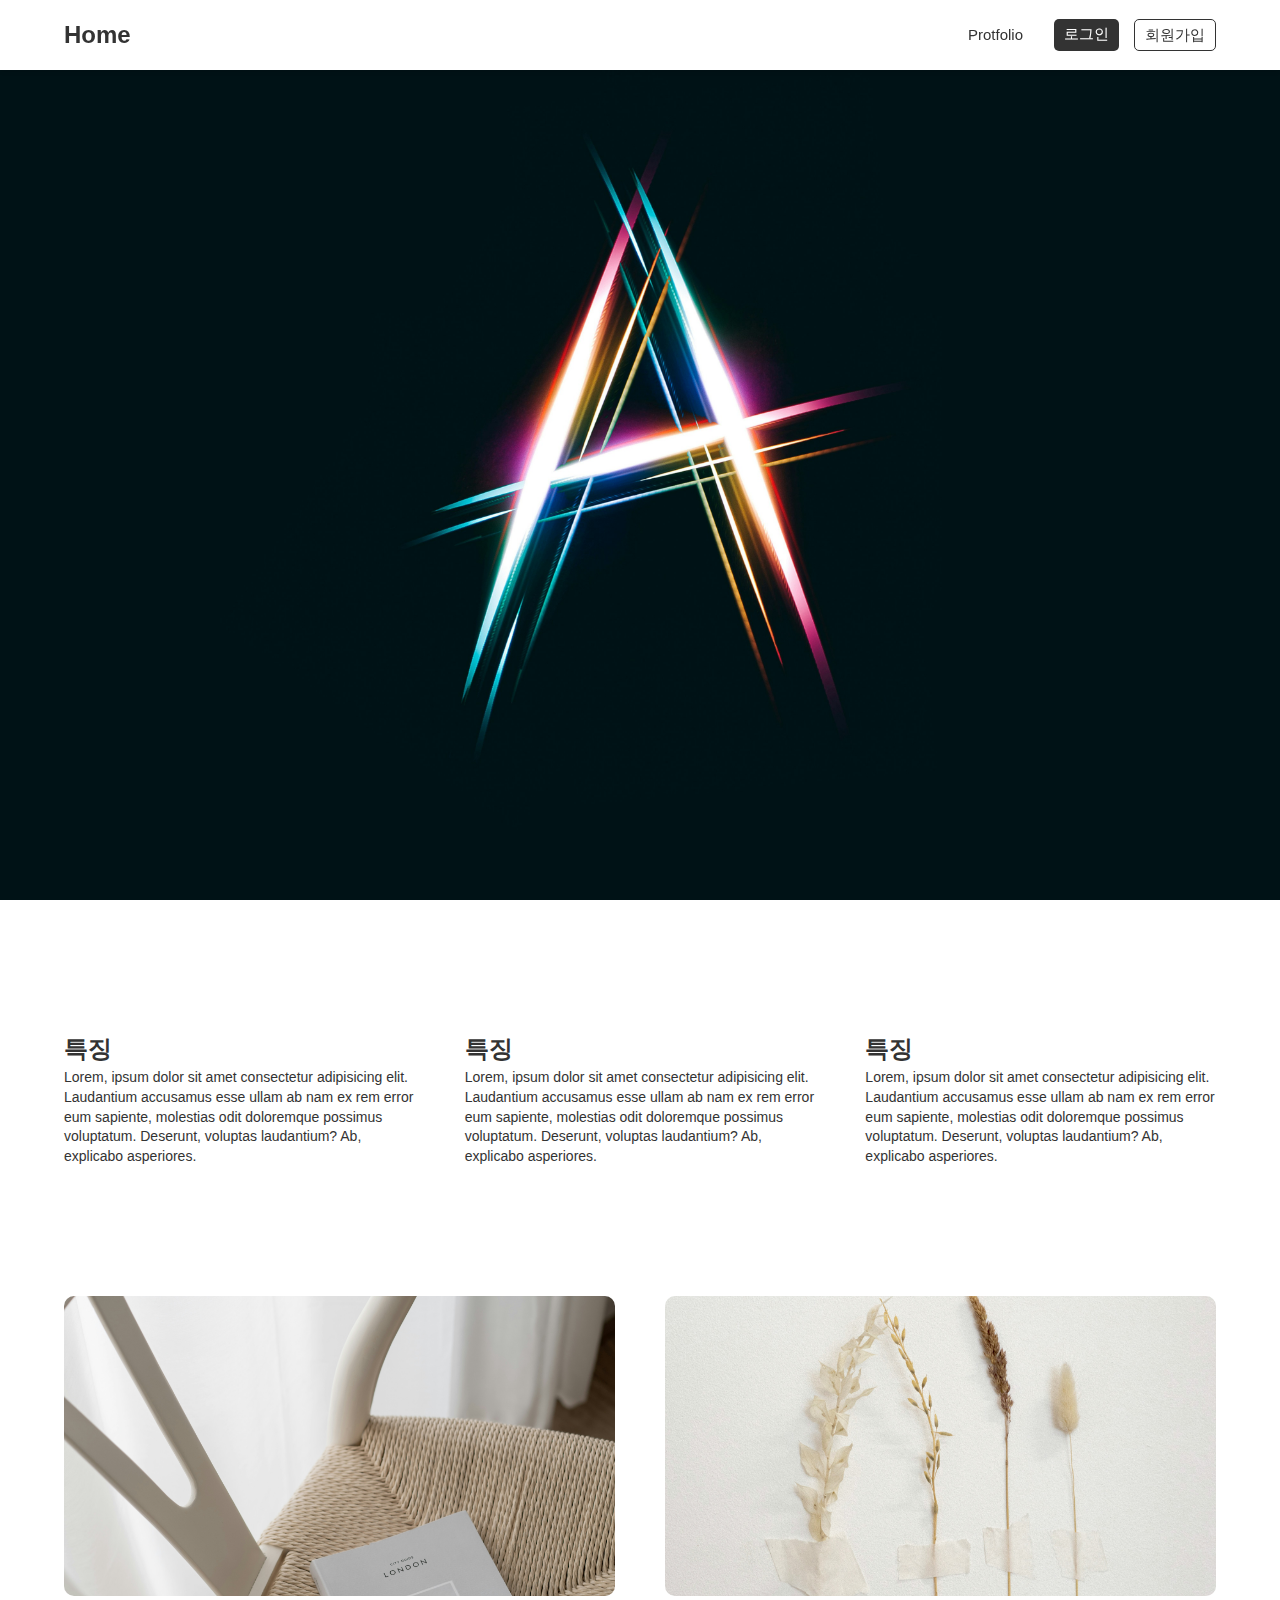
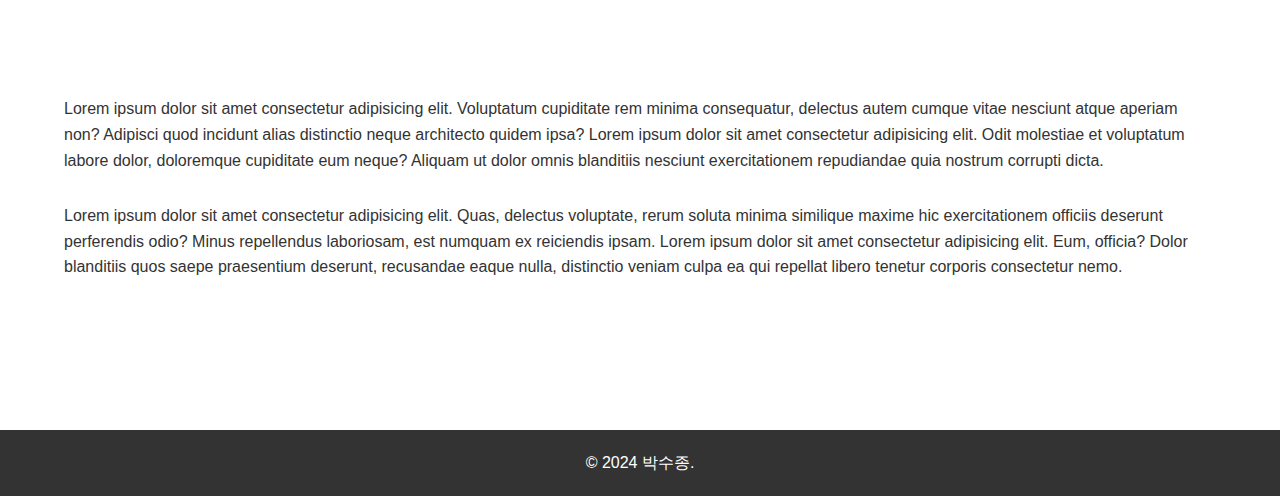
<file: detail.html>
<!DOCTYPE html>
<html lang="ko">
<head>
    <meta charset="UTF-8">
    <meta name="viewport" content="width=device-width, initial-scale=1.0">
    <title>포트폴리오</title>
    <link rel="stylesheet" href="./css/style.css">
</head>
<body>
    <!-- 헤더 -->
    <header>
        <div class="container">
            <nav>
                <div class="logo"><a href="/">Home</a></div>
                <ul id="nav-links">
                    <li><a href="/#portfolio">Protfolio</a></li>
                    <!-- <li><a href="#skills">스킬</a></li> -->
                    <!-- <li><a href="#contact">연락처</a></li> -->
                </ul>
                <ul id="nav-member">
                    <li id="nav-login"><a href="login.html">로그인</a></li>
                    <li id="nav-signup"><a href="join.html">회원가입</a></li>
                </ul>
                <div class="menu-toggle" id="mobile-menu">
                    ☰
                </div>
            </nav>
        </div>
    </header>

    <div id="view">
        <div class="view-visual">
            <img src="/img/portfolio04.jpg" alt="프로젝트">
        </div>

        <div class="view-feature">
            <div class="container">
                <div class="feature-wrap">
                    <div class="card">
                        <h2>특징</h2>
                        <p>Lorem, ipsum dolor sit amet consectetur adipisicing elit. Laudantium accusamus esse ullam ab nam ex rem error eum sapiente, molestias odit doloremque possimus voluptatum. Deserunt, voluptas laudantium? Ab, explicabo asperiores.</p>
                    </div>
                    <div class="card">
                        <h2>특징</h2>
                        <p>Lorem, ipsum dolor sit amet consectetur adipisicing elit. Laudantium accusamus esse ullam ab nam ex rem error eum sapiente, molestias odit doloremque possimus voluptatum. Deserunt, voluptas laudantium? Ab, explicabo asperiores.</p>
                    </div>
                    <div class="card">
                        <h2>특징</h2>
                        <p>Lorem, ipsum dolor sit amet consectetur adipisicing elit. Laudantium accusamus esse ullam ab nam ex rem error eum sapiente, molestias odit doloremque possimus voluptatum. Deserunt, voluptas laudantium? Ab, explicabo asperiores.</p>
                    </div>
                </div>
            </div>
        </div>

        <div class="view-picture">
            <div class="container">
                <div class="picture-wrap">
                    <div class="card"><img src="/img/portfolio05.jpg" alt=""></div>
                    <div class="card"><img src="/img/portfolio06.jpg" alt=""></div>
                </div>
            </div>
        </div>

        <div class="view-text">
            <div class="container">
                <p>Lorem ipsum dolor sit amet consectetur adipisicing elit. Voluptatum cupiditate rem minima consequatur, delectus autem cumque vitae nesciunt atque aperiam non? Adipisci quod incidunt alias distinctio neque architecto quidem ipsa? Lorem ipsum dolor sit amet consectetur adipisicing elit. Odit molestiae et voluptatum labore dolor, doloremque cupiditate eum neque? Aliquam ut dolor omnis blanditiis nesciunt exercitationem repudiandae quia nostrum corrupti dicta.</p>
                <p>Lorem ipsum dolor sit amet consectetur adipisicing elit. Quas, delectus voluptate, rerum soluta minima similique maxime hic exercitationem officiis deserunt perferendis odio? Minus repellendus laboriosam, est numquam ex reiciendis ipsam. Lorem ipsum dolor sit amet consectetur adipisicing elit. Eum, officia? Dolor blanditiis quos saepe praesentium deserunt, recusandae eaque nulla, distinctio veniam culpa ea qui repellat libero tenetur corporis consectetur nemo.</p>
            </div>
        </div>
    </div>

    <!-- 푸터 -->
    <footer>
        <div class="container">
            <p>© 2024 박수종.</p>
        </div>
    </footer>

    <!-- 자바스크립트: 모바일 메뉴 토글 -->
    <script>
        const menuToggle = document.getElementById('mobile-menu');
        const navLinks = document.getElementById('nav-links');

        menuToggle.addEventListener('click', () => {
            navLinks.classList.toggle('active');
        });
    </script>
</body>

</html>
</file>
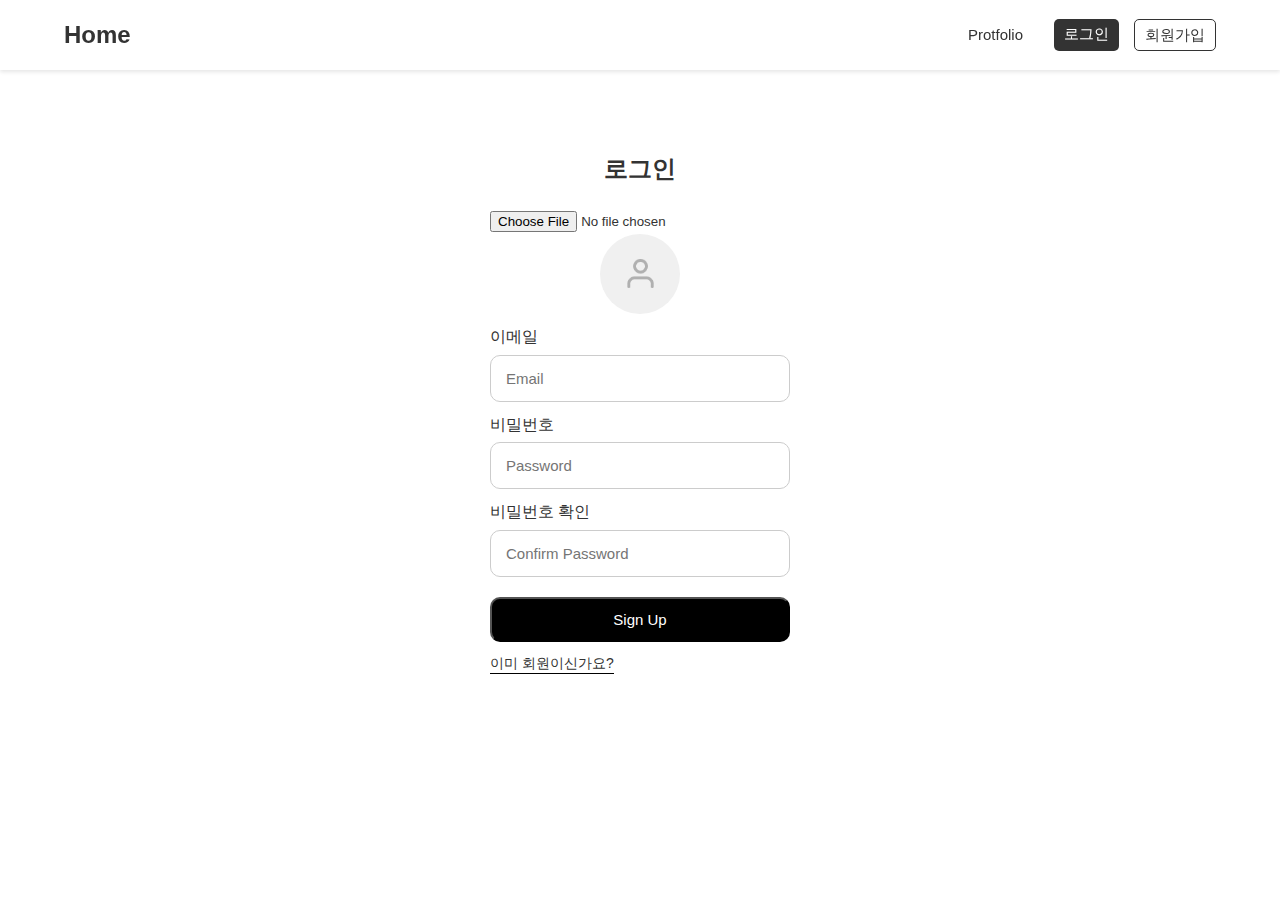
<file: join.html>
<!DOCTYPE html>
<html lang="ko">
<head>
    <meta charset="UTF-8">
    <meta name="viewport" content="width=device-width, initial-scale=1.0">
    <title>포트폴리오</title>
    <link rel="stylesheet" href="./css/style.css">
</head>
<body>
    <!-- 헤더 -->
    <header>
        <div class="container">
            <nav>
                <div class="logo"><a href="/">Home</a></div>
                <ul id="nav-links">
                    <li><a href="/#portfolio">Protfolio</a></li>
                    <!-- <li><a href="#skills">스킬</a></li> -->
                    <!-- <li><a href="#contact">연락처</a></li> -->
                </ul>
                <ul id="nav-member">
                    <li id="nav-login"><a href="login.html">로그인</a></li>
                    <li id="nav-signup"><a href="join.html">회원가입</a></li>
                </ul>
                <div class="menu-toggle" id="mobile-menu">
                    ☰
                </div>
            </nav>
        </div>
    </header>

    <div id="Signup">
        <div class="container">
            <div class="form-container">
                <div id="signup-form">
                    <h2>로그인</h2>
                    <!-- 프로필 이미지 미리보기 영역 -->
                    <div class="profile-img-container">

                        <!-- 파일 선택 input -->
                        <input type="file" id="profile-image-input" accept="image/*" onchange="previewImage(event)">
                        
                        <!-- 기본 이미지 지정 (여기서 default-avatar.png는 기본 이미지 파일 경로) -->
                        <label for="profile-image-input" class="profile-img default">
                            <img id="profile-preview" src="/img/User.png" alt="Profile Image">
                        </label>
                        
                    </div>
                    
                    <form>
                        <label for="email">이메일</label>
                        <input type="email" id="email" placeholder="Email" required>
                        <label for="password">비밀번호</label>
                        <input type="password" id="password" placeholder="Password" required>
                        <label for="confirm-password">비밀번호 확인</label>
                        <input type="password" id="confirm-password" placeholder="Confirm Password" required>
                        <button type="submit" onclick="signUp(event)">Sign Up</button>
                    </form>
                    <p><a href="login.html">이미 회원이신가요?</a></p>
                </div>
            </div>
        </div>
    </div>

    <!-- 자바스크립트: 모바일 메뉴 토글 -->
    <script>
        const menuToggle = document.getElementById('mobile-menu');
        const navLinks = document.getElementById('nav-links');

        menuToggle.addEventListener('click', () => {
            navLinks.classList.toggle('active');
        });
    </script>
</body>

</html>
</file>
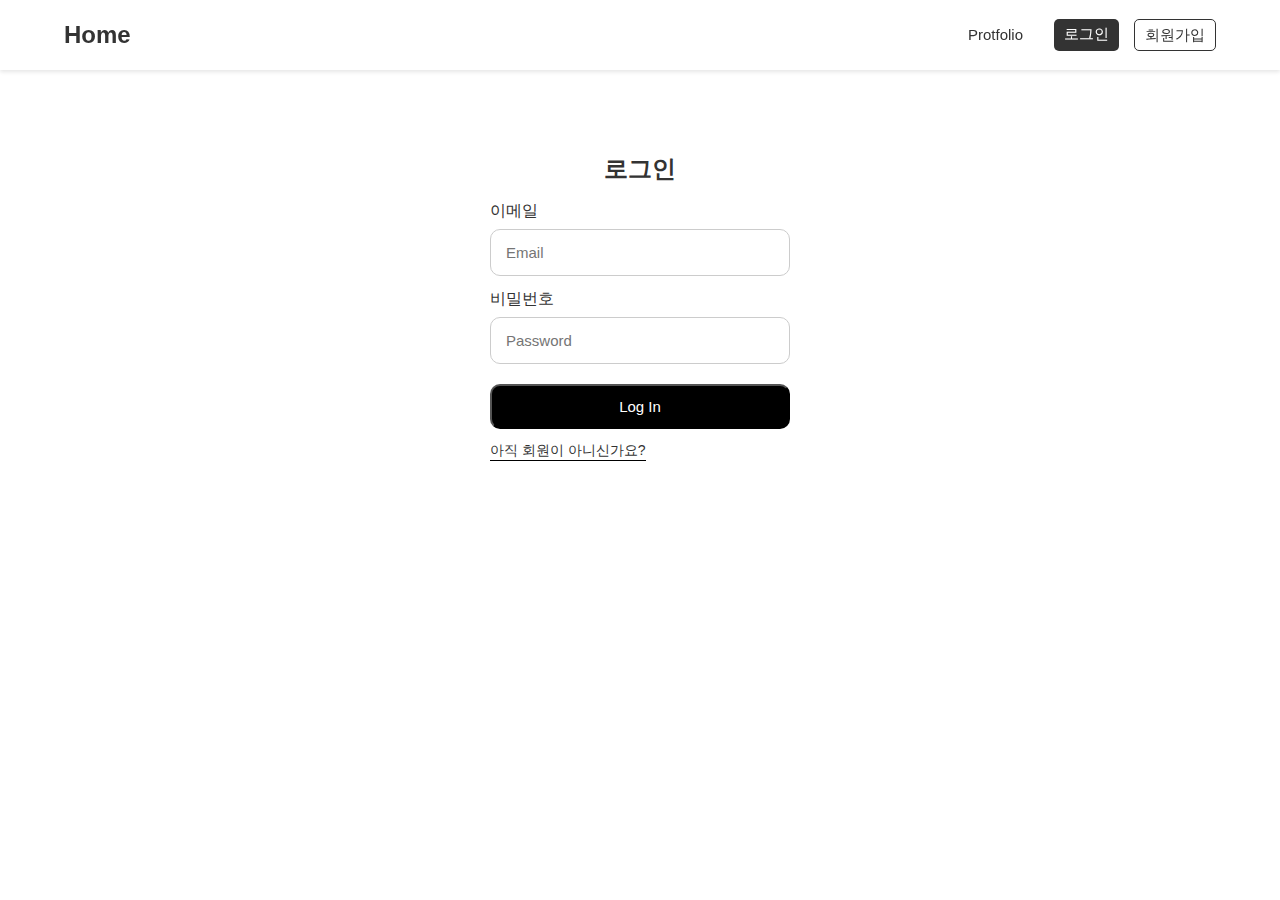
<file: login.html>
<!DOCTYPE html>
<html lang="ko">
<head>
    <meta charset="UTF-8">
    <meta name="viewport" content="width=device-width, initial-scale=1.0">
    <title>포트폴리오</title>
    <link rel="stylesheet" href="./css/style.css">
</head>
<body>
    <!-- 헤더 -->
    <header>
        <div class="container">
            <nav>
                <div class="logo"><a href="/">Home</a></div>
                <ul id="nav-links">
                    <li><a href="/#portfolio">Protfolio</a></li>
                    <!-- <li><a href="#skills">스킬</a></li> -->
                    <!-- <li><a href="#contact">연락처</a></li> -->
                </ul>
                <ul id="nav-member">
                    <li id="nav-login"><a href="login.html">로그인</a></li>
                    <li id="nav-signup"><a href="join.html">회원가입</a></li>
                </ul>
                <div class="menu-toggle" id="mobile-menu">
                    ☰
                </div>
            </nav>
        </div>
    </header>

    <div id="Login">
        <div class="container">
            <div id="login-form" class="hidden">
                <h2>로그인</h2>
                <form>
                    <label for="login-email">이메일</label>
                    <input type="email" id="login-email" placeholder="Email" required>
                    <label for="login-password">비밀번호</label>
                    <input type="password" id="login-password" placeholder="Password" required>
                    <button type="submit" onclick="logIn(event)">Log In</button>
                </form>
                <p> <a href="join.html">아직 회원이 아니신가요?</a></p>
            </div>
        </div>
    </div>

    <!-- 자바스크립트: 모바일 메뉴 토글 -->
    <script>
        const menuToggle = document.getElementById('mobile-menu');
        const navLinks = document.getElementById('nav-links');

        menuToggle.addEventListener('click', () => {
            navLinks.classList.toggle('active');
        });
    </script>
</body>

</html>
</file>
<file: css/style.css>
/* 기본 스타일 */
* {
    box-sizing: border-box;
    margin: 0;
    padding: 0;
}

body {
    font-family: 'Segoe UI', Tahoma, Geneva, Verdana, sans-serif;
    line-height: 1.6;
    color: #333;
}

a {
    text-decoration: none;
    color: inherit;
}

img {
    max-width: 100%;
    height: auto;
    display: block;
}
ul {
    list-style: none;
}

/* 헤더 스타일 */
header {
    background-color: #fff;
    box-shadow: 0 2px 4px rgba(0,0,0,0.1);
    position: fixed;
    width: 100%;
    top: 0;
    z-index: 1000;
}

.container {
    width: 90%;
    max-width: 1200px;
    margin: auto;
}

nav {
    display: flex;
    align-items: center;
    padding: 1rem 0;
}

.logo {
    font-size: 1.5rem;
    font-weight: bold;
    color: #333;
    margin: 0 auto 0 0;
}

nav ul {
    display: flex;
}

nav ul li {
    margin-left: 15px;
    font-size: 15px;
}

nav ul#nav-links li a {
    padding: 0.5rem 1rem;
    transition: background 0.3s, color 0.3s;
    border-radius: 5px;
}

nav ul#nav-links li a:hover {
    background-color: #f4f4f4;
}

nav ul#nav-member li {border-radius: 5px; padding: 3px 10px;}
nav ul#nav-member li#nav-login {background: #333; color: #fff;}
nav ul#nav-member li#nav-signup {border: 1px solid #333;}

/* 히어로 섹션 */
.hero {
    height: 60vw;
    background: url('/img/coding.jpg') no-repeat center center/cover;
    display: flex;
    align-items: center;
    justify-content: center;
    position: relative;
    margin-top: 60px; /* 헤더 높이 보정 */
}

.hero::after {
    content: '';
    position: absolute;
    top: 0;
    left: 0;
    width: 100%;
    height: 100%;
    background-color: rgba(0,0,0,0.5);
}

.hero-content {
    position: relative;
    color: #fff;
    text-align: center;
    z-index: 1;
}

.hero-content h1 {
    font-size: 3rem;
    margin-bottom: 1rem;
}

.hero-content p {
    font-size: 1.2rem;
}

/* 소개 섹션 */
.about {
    padding: 60px 0;
    background-color: #f9f9f9;
}

.about .content {
    display: flex;
    align-items: center;
    flex-wrap: wrap;
}

.about img {
    flex: 1;
    max-width: 300px;
    border-radius: 10px;
    margin-right: 40px;
}

.about-text {
    flex: 2;
}

.about-text h2 {
    margin-bottom: 20px;
    font-size: 2rem;
}

.about-text p {
    margin-bottom: 10px;
}

/* 포트폴리오 섹션 */
.portfolio {
    padding: 60px 0;
}

.portfolio h2 {
    text-align: center;
    margin-bottom: 40px;
    font-size: 2rem;
}

.portfolio-grid {
    display: grid;
    grid-template-columns: repeat(auto-fit, minmax(250px, 1fr));
    gap: 20px;
}

.portfolio-item {
    border: 1px solid #ddd;
    border-radius: 10px;
    overflow: hidden;
    transition: transform 0.3s, box-shadow 0.3s;
    background-color: #fff;
}

.portfolio-item:hover {
    transform: translateY(-10px);
    box-shadow: 0 10px 20px rgba(0,0,0,0.2);
}

.portfolio-item img {
    width: 100%;
    height: 200px;
    object-fit: cover;
}

.portfolio-item .details {
    padding: 15px;
    text-align: center;
}

.portfolio-item .details h3 {
    margin-bottom: 10px;
    font-size: 1.2rem;
}

/* 스킬 섹션 */
.skills {
    padding: 60px 0;
    background-color: #f9f9f9;
}

.skills h2 {
    text-align: center;
    margin-bottom: 40px;
    font-size: 2rem;
}

.skills-list {
    display: flex;
    justify-content: center;
    flex-wrap: wrap;
    gap: 20px;
}

.skill {
    background-color: #fff;
    padding: 20px;
    border: 1px solid #ddd;
    border-radius: 10px;
    width: 150px;
    text-align: center;
    transition: transform 0.3s, box-shadow 0.3s;
}

.skill:hover {
    transform: translateY(-5px);
    box-shadow: 0 5px 15px rgba(0,0,0,0.1);
}

.skill img {
    width: 50px;
    height: 50px;
    margin-bottom: 10px;
}

.skill p {
    font-size: 1rem;
    color: #333;
}

/* 연락처 섹션 */
.contact {
    padding: 60px 0;
}

.contact h2 {
    text-align: center;
    margin-bottom: 40px;
    font-size: 2rem;
}

.contact-form {
    max-width: 600px;
    margin: auto;
    display: flex;
    flex-direction: column;
    gap: 15px;
}

.contact-form input, .contact-form textarea {
    padding: 10px;
    border: 1px solid #ddd;
    border-radius: 5px;
    font-size: 1rem;
    width: 100%;
}

.contact-form button {
    padding: 10px;
    border: none;
    background-color: #333;
    color: #fff;
    font-size: 1rem;
    border-radius: 5px;
    cursor: pointer;
    transition: background 0.3s;
}

.contact-form button:hover {
    background-color: #555;
}

/* 푸터 스타일 */
footer {
    background-color: #333;
    color: #fff;
    text-align: center;
    padding: 20px 0;
}

.social-links {
    margin: 10px 0;
}

.social-links a {
    margin: 0 10px;
    color: #fff;
    font-size: 1.2rem;
    transition: color 0.3s;
}

.social-links a:hover {
    color: #4CAF50;
}

/* 반응형 디자인 */
@media (max-width: 768px) {
    .about .content {
        flex-direction: column;
        text-align: center;
    }

    .about img {
        margin: 0 0 20px 0;
    }

    nav ul#nav-links {
        flex-direction: column;
        background-color: #333;
        position: absolute;
        top: 60px;
        left: -100%;
        width: 100%;
        transition: left 0.3s;
    }

    nav ul#nav-links.active {
        left: 0;
    }

    nav ul#nav-links li {
        margin: 10px 0;
    }

    .menu-toggle {
        display: block;
        cursor: pointer;
        font-size: 1.5rem;
    }

    .search-bar {
        display: none;
    }
}

/* 메뉴 토글 버튼 */
.menu-toggle {
    display: none;
    color: #fff;
}


/* 로그인 */
#Login {padding: 150px 0; min-height: 100vh;}
#login-form {width: 100%; max-width: 300px; margin: auto;}

#login-form h2 {text-align: center;}
#login-form form label {display: block; margin: 10px 0 0;}
#login-form form input {display: block; width: 100%; border: 1px solid #ccc; border-radius: 10px; line-height: 45px; padding: 0 15px; font-size: 15px; margin: 5px 0 0;}
#login-form form button {display: block; width: 100%; height: 45px; font-size: 15px; margin: 20px 0 0; border-radius: 10px; background: #000; color: #fff;}

#login-form p {margin: 10px 0 0; font-size: 14px;}
#login-form p a {border-bottom: 1px solid #000; padding: 0 0 2px;}




#Signup {padding: 150px 0; min-height: 100vh;}

#signup-form {width: 100%; max-width: 300px; margin: auto;}
#signup-form h2 {text-align: center;}
#signup-form .profile-img-container {margin: 20px 0 0;}
#signup-form .profile-img-container .profile-img {display: flex; align-items: center; justify-content: center; width: 80px; height: 80px; border-radius: 100%; background: #f0f0f0; margin: auto;}
#signup-form .profile-img-container .profile-img.default img {width: 35px; opacity: .3;}


#signup-form form label {display: block; margin: 10px 0 0;}
#signup-form form input {display: block; width: 100%; border: 1px solid #ccc; border-radius: 10px; line-height: 45px; padding: 0 15px; font-size: 15px; margin: 5px 0 0;}
#signup-form form button {display: block; width: 100%; height: 45px; font-size: 15px; margin: 20px 0 0; border-radius: 10px; background: #000; color: #fff;}

#signup-form p {margin: 10px 0 0; font-size: 14px;}
#signup-form p a {border-bottom: 1px solid #000; padding: 0 0 2px;}



#view .view-visual {display: flex; align-items: center; justify-items: center; height: 100vh; overflow: hidden;}
#view .view-visual img {width: 100%;}

#view .view-feature {padding: 130px 0 30px;}
#view .view-feature .feature-wrap {display: flex; gap: 50px;}
#view .view-feature .feature-wrap .card h2 {}
#view .view-feature .feature-wrap .card p {font-size: 14px; line-height: 1.4;}

#view .view-picture {padding: 100px 0;}
#view .view-picture .picture-wrap {display: flex; gap: 50px;}
/* #view .view-picture .picture-wrap .card {display: flex; align-items: center; justify-content: center; height: 300px; overflow: hidden;} */

#view .view-picture .picture-wrap .card {width: 100%;}
#view .view-picture .picture-wrap .card img {width: 100%; height: 300px; object-fit: cover; border-radius: 10px;}
#view .view-picture .picture-wrap .card p {font-size: 14px; line-height: 1.4;}


#view .view-text {margin: 0 0 150px;}
#view .view-text p {margin: 0 0 30px;}
</file>
